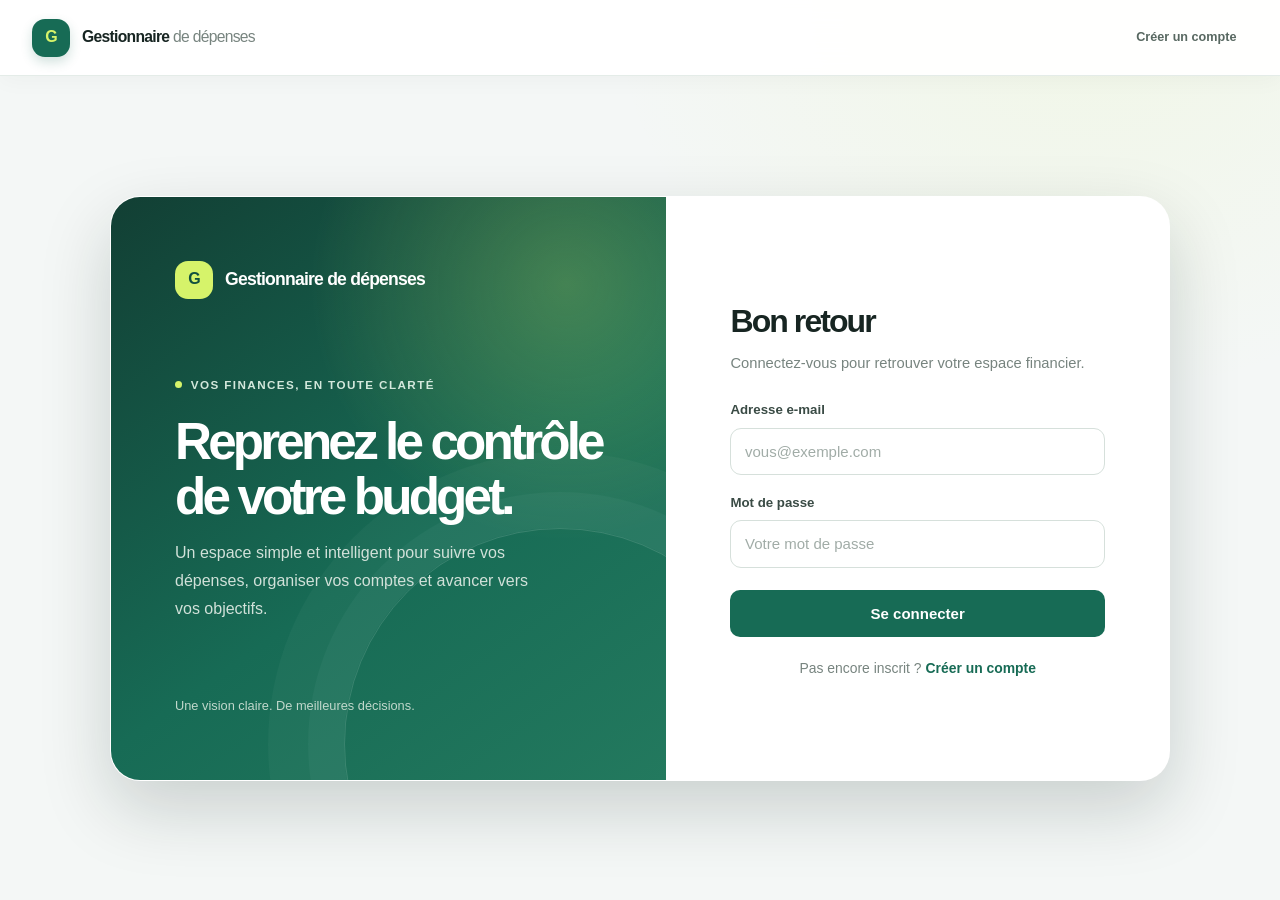
<file: src/main/webapp/index.html>
<!DOCTYPE html>
<html lang="fr">
  <head>
    <meta charset="UTF-8" />
    <meta name="viewport" content="width=device-width, initial-scale=1.0" />
    <title>Connexion | Gestionnaire de dépenses</title>
    <link rel="stylesheet" href="css/styles.css" />
  </head>
  <body>
    <div class="app-shell">
      <header class="topbar">
        <a class="brand" href="index.html"><span class="brand-mark" aria-hidden="true">G</span><span>Gestionnaire <span style="font-weight:500;color:#77847f;">de dépenses</span></span></a>
        <nav class="navbar">
          <a href="register.html">Créer un compte</a>
        </nav>
      </header>

      <main class="page hero">
        <div class="auth-layout">
          <section class="auth-aside" aria-label="Présentation">
            <a class="brand" href="index.html"><span class="brand-mark" aria-hidden="true">G</span><span>Gestionnaire de dépenses</span></a>
            <div class="auth-copy">
              <span class="auth-eyebrow">Vos finances, en toute clarté</span>
              <h2>Reprenez le contrôle de votre budget.</h2>
              <p>Un espace simple et intelligent pour suivre vos dépenses, organiser vos comptes et avancer vers vos objectifs.</p>
            </div>
            <div class="auth-note">Une vision claire. De meilleures décisions.</div>
          </section>
          <section class="auth-panel">
            <div class="auth-box">
              <h1>Bon retour</h1>
              <p class="auth-intro">Connectez-vous pour retrouver votre espace financier.</p>
              <div id="message" class="alert success" hidden></div>
              <form id="auth-form" data-action="login">
                <div class="form-row">
                  <div>
                    <label for="email">Adresse e-mail</label>
                    <input id="email" name="email" type="email" autocomplete="email" placeholder="vous@exemple.com" required />
                  </div>
                  <div>
                    <label for="password">Mot de passe</label>
                    <input id="password" name="password" type="password" autocomplete="current-password" placeholder="Votre mot de passe" required />
                  </div>
                  <button type="submit" class="primary">Se connecter</button>
                  <p>Pas encore inscrit ? <a href="register.html">Créer un compte</a></p>
                </div>
              </form>
            </div>
          </section>
        </div>
      </main>
    </div>

    <script src="js/api.js"></script>
    <script src="js/auth.js"></script>
  </body>
</html>
</file>
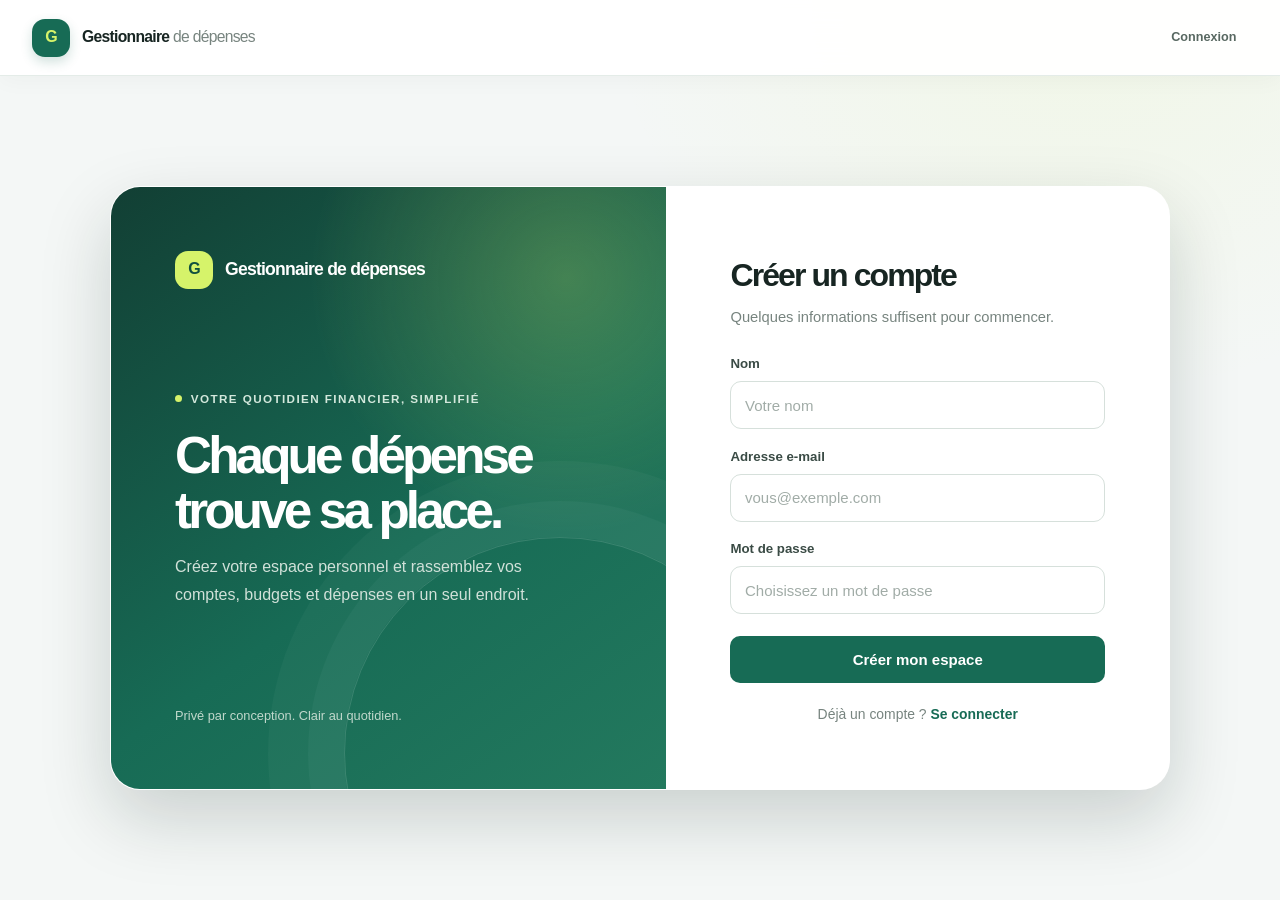
<file: src/main/webapp/register.html>
<!DOCTYPE html>
<html lang="fr">
  <head>
    <meta charset="UTF-8" />
    <meta name="viewport" content="width=device-width, initial-scale=1.0" />
    <title>Inscription | Gestionnaire de dépenses</title>
    <link rel="stylesheet" href="css/styles.css" />
  </head>
  <body>
    <div class="app-shell">
      <header class="topbar">
        <a class="brand" href="index.html"><span class="brand-mark" aria-hidden="true">G</span><span>Gestionnaire <span style="font-weight:500;color:#77847f;">de dépenses</span></span></a>
        <nav class="navbar">
          <a href="index.html">Connexion</a>
        </nav>
      </header>

      <main class="page hero">
        <div class="auth-layout">
          <section class="auth-aside" aria-label="Présentation">
            <a class="brand" href="index.html"><span class="brand-mark" aria-hidden="true">G</span><span>Gestionnaire de dépenses</span></a>
            <div class="auth-copy">
              <span class="auth-eyebrow">Votre quotidien financier, simplifié</span>
              <h2>Chaque dépense trouve sa place.</h2>
              <p>Créez votre espace personnel et rassemblez vos comptes, budgets et dépenses en un seul endroit.</p>
            </div>
            <div class="auth-note">Privé par conception. Clair au quotidien.</div>
          </section>
          <section class="auth-panel">
            <div class="auth-box">
              <h1>Créer un compte</h1>
              <p class="auth-intro">Quelques informations suffisent pour commencer.</p>
              <div id="message" class="alert success" hidden></div>
              <form id="auth-form" data-action="register">
                <div class="form-row">
                  <div>
                    <label for="nom">Nom</label>
                    <input id="nom" name="nom" type="text" autocomplete="name" placeholder="Votre nom" required />
                  </div>
                  <div>
                    <label for="email">Adresse e-mail</label>
                    <input id="email" name="email" type="email" autocomplete="email" placeholder="vous@exemple.com" required />
                  </div>
                  <div>
                    <label for="password">Mot de passe</label>
                    <input id="password" name="password" type="password" autocomplete="new-password" placeholder="Choisissez un mot de passe" required />
                  </div>
                  <button type="submit" class="primary">Créer mon espace</button>
                  <p>Déjà un compte ? <a href="index.html">Se connecter</a></p>
                </div>
              </form>
            </div>
          </section>
        </div>
      </main>
    </div>

    <script src="js/api.js"></script>
    <script src="js/auth.js"></script>
  </body>
</html>
</file>
<file: src/main/webapp/css/styles.css>
:root {
  color-scheme: light;
  --bg: #f4f7f6;
  --surface: #ffffff;
  --surface-raised: #ffffff;
  --ink: #172522;
  --ink-soft: #344641;
  --muted: #77847f;
  --line: #e5ebe8;
  --line-strong: #d6e0db;
  --brand: #176b55;
  --brand-deep: #10513f;
  --brand-soft: #e6f3ed;
  --accent: #d6f36a;
  --danger: #bf4f48;
  --danger-soft: #fff0ef;
  --success: #187451;
  --shadow-sm: 0 2px 8px rgba(22, 45, 37, 0.045);
  --shadow-md: 0 12px 34px rgba(22, 45, 37, 0.075);
  --shadow-lg: 0 28px 70px rgba(13, 35, 28, 0.18);
  --radius-sm: 12px;
  --radius-md: 18px;
  --radius-lg: 26px;
  --font-body: 'Segoe UI', 'Aptos', Arial, sans-serif;
  --font-heading: 'Segoe UI', 'Aptos Display', Arial, sans-serif;
}

* { box-sizing: border-box; }
html { min-width: 320px; scroll-behavior: smooth; }
body {
  min-height: 100vh;
  margin: 0;
  background:
    radial-gradient(ellipse at 85% 0%, rgba(214, 243, 106, 0.11), transparent 30rem),
    var(--bg);
  color: var(--ink);
  font-family: var(--font-body);
  font-size: 15px;
  line-height: 1.55;
  -webkit-font-smoothing: antialiased;
}

a { color: var(--brand); text-decoration: none; }
a:hover { color: var(--brand-deep); }
button, input, select, textarea { font: inherit; }
button { transition: transform 160ms ease, box-shadow 160ms ease, background 160ms ease; }
button:focus-visible, a:focus-visible, input:focus-visible, select:focus-visible, textarea:focus-visible {
  outline: 3px solid rgba(23, 107, 85, 0.23);
  outline-offset: 2px;
}

.app-shell { min-height: 100vh; display: flex; flex-direction: column; }
.topbar {
  position: sticky;
  top: 0;
  z-index: 20;
  display: flex;
  align-items: center;
  justify-content: space-between;
  gap: 1.5rem;
  min-height: 76px;
  padding: 0 max(2rem, calc((100vw - 1440px) / 2));
  border-bottom: 1px solid rgba(225, 234, 229, 0.88);
  background: rgba(255, 255, 255, 0.94);
  box-shadow: 0 4px 22px rgba(24, 49, 40, 0.035);
  backdrop-filter: blur(16px);
}
.brand {
  display: inline-flex;
  flex: 0 0 auto;
  align-items: center;
  gap: 0.75rem;
  color: var(--ink);
  font-family: var(--font-heading);
  font-size: 0.98rem;
  font-weight: 800;
  letter-spacing: -0.045em;
  white-space: nowrap;
}
.brand-mark {
  display: inline-grid;
  width: 38px;
  height: 38px;
  place-items: center;
  border-radius: 13px;
  background: var(--brand);
  color: var(--accent);
  font-family: var(--font-heading);
  font-size: 1rem;
  font-weight: 800;
  box-shadow: 0 5px 12px rgba(23, 107, 85, 0.2);
}
.navbar {
  display: flex;
  align-items: center;
  gap: 0.22rem;
  min-width: 0;
}
.navbar a {
  display: inline-flex;
  align-items: center;
  justify-content: center;
  min-height: 38px;
  padding: 0.52rem 0.72rem;
  border-radius: 10px;
  color: #586861;
  font-size: 0.79rem;
  font-weight: 600;
  white-space: nowrap;
  transition: background 150ms ease, color 150ms ease;
}
.navbar a:hover { background: #f0f5f2; color: var(--brand-deep); }
.navbar a[aria-current="page"] { background: var(--brand-soft); color: var(--brand-deep); }
.navbar #logout-link {
  margin-left: 0.45rem;
  padding-right: 0;
  padding-left: 0.95rem;
  border-left: 1px solid var(--line);
  border-radius: 0;
  color: #9a554e;
}
.navbar #logout-link:hover { background: transparent; color: var(--danger); }

.page {
  width: min(1320px, calc(100% - 4rem));
  margin: 2.65rem auto 4rem;
}
.page > h1 {
  margin: 0 0 1.55rem;
  color: var(--ink);
  font-family: var(--font-heading);
  font-size: clamp(1.85rem, 3vw, 2.55rem);
  font-weight: 800;
  letter-spacing: -0.065em;
  line-height: 1.15;
}
.page > h1::after {
  display: block;
  width: 42px;
  height: 4px;
  margin-top: 0.78rem;
  border-radius: 99px;
  background: var(--accent);
  content: '';
}
h2, h3 {
  color: var(--ink);
  font-family: var(--font-heading);
  letter-spacing: -0.035em;
}
h2 { margin: 0 0 0.45rem; font-size: 1.16rem; font-weight: 750; }
h3 { margin: 0 0 0.35rem; font-size: 1.04rem; font-weight: 750; }
p { color: var(--ink-soft); }

.grid { display: grid; gap: 1.15rem; }
.grid-2 { grid-template-columns: repeat(auto-fit, minmax(min(100%, 280px), 1fr)); }
.grid-3 { grid-template-columns: repeat(auto-fit, minmax(min(100%, 220px), 1fr)); }
.card {
  min-width: 0;
  padding: 1.5rem;
  border: 1px solid var(--line);
  border-radius: var(--radius-md);
  background: var(--surface-raised);
  box-shadow: var(--shadow-sm);
}
.card > h2 { margin-bottom: 1rem; }
.card:has(> h2) { transition: border-color 180ms ease, box-shadow 180ms ease; }
.card:has(> h2):hover { border-color: #d7e6de; box-shadow: var(--shadow-md); }
.page > .card + .card { margin-top: 1.25rem !important; }
.page > section > h2 { padding-bottom: 0.95rem; border-bottom: 1px solid var(--line); }

.hero {
  display: grid;
  width: min(1060px, calc(100% - 3rem));
  min-height: calc(100vh - 76px);
  place-items: center;
  margin-top: 0;
  margin-bottom: 0;
}
.auth-layout {
  display: grid;
  width: 100%;
  min-height: 585px;
  grid-template-columns: 1.05fr 0.95fr;
  overflow: hidden;
  border: 1px solid rgba(255, 255, 255, 0.62);
  border-radius: 30px;
  background: var(--surface);
  box-shadow: var(--shadow-lg);
}
.auth-aside {
  position: relative;
  display: flex;
  flex-direction: column;
  justify-content: space-between;
  overflow: hidden;
  padding: clamp(2rem, 5vw, 4rem);
  background:
    radial-gradient(circle at 82% 15%, rgba(214, 243, 106, 0.24), transparent 16rem),
    linear-gradient(145deg, #123f34 0%, #176b55 57%, #23795e 100%);
  color: #fff;
}
.auth-aside::after {
  position: absolute;
  right: -110px;
  bottom: -180px;
  width: 430px;
  height: 430px;
  border: 1px solid rgba(230, 243, 237, 0.15);
  border-radius: 50%;
  box-shadow: 0 0 0 36px rgba(230, 243, 237, 0.035), 0 0 0 76px rgba(230, 243, 237, 0.03);
  content: '';
  pointer-events: none;
}
.auth-aside .brand { position: relative; z-index: 1; color: white; font-size: 1.1rem; }
.auth-aside .brand-mark { background: var(--accent); color: var(--brand-deep); box-shadow: none; }
.auth-copy { position: relative; z-index: 1; max-width: 440px; margin: 3rem 0; }
.auth-eyebrow {
  display: inline-flex;
  align-items: center;
  gap: 0.55rem;
  color: #d3e8dc;
  font-size: 0.73rem;
  font-weight: 700;
  letter-spacing: 0.12em;
  text-transform: uppercase;
}
.auth-eyebrow::before { width: 7px; height: 7px; border-radius: 50%; background: var(--accent); content: ''; }
.auth-copy h2 {
  margin: 1.2rem 0 0.9rem;
  color: white;
  font-size: clamp(2.4rem, 4vw, 3.6rem);
  font-weight: 800;
  letter-spacing: -0.075em;
  line-height: 1.08;
}
.auth-copy p { max-width: 375px; margin: 0; color: #d1e1d9; font-size: 1rem; line-height: 1.75; }
.auth-note { position: relative; z-index: 1; color: #c1d8cc; font-size: 0.8rem; }
.auth-panel { display: grid; align-content: center; padding: clamp(2rem, 5vw, 4.5rem); }
.auth-box { width: 100%; max-width: 390px; margin: 0 auto; }
.auth-box h1 {
  margin: 0 0 0.35rem;
  color: var(--ink);
  font-family: var(--font-heading);
  font-size: 2rem;
  font-weight: 800;
  letter-spacing: -0.06em;
}
.auth-intro { margin: 0 0 1.6rem; color: var(--muted); font-size: 0.92rem; }
.auth-box form { margin-top: 1.3rem; }
.auth-box form > .form-row { gap: 1.1rem; }
.auth-box form p { margin: 0.2rem 0 0; color: var(--muted); font-size: 0.87rem; text-align: center; }
.auth-box form p a { font-weight: 700; }
.auth-box .primary { width: 100%; margin-top: 0.3rem; }

.form-row { display: grid; gap: 1rem; margin-top: 1.25rem; }
label { display: block; margin-bottom: 0.42rem; color: #3a4b45; font-size: 0.83rem; font-weight: 700; }
input, select, textarea {
  width: 100%;
  min-height: 45px;
  padding: 0.7rem 0.85rem;
  border: 1px solid var(--line-strong);
  border-radius: 11px;
  background: #fff;
  color: var(--ink);
  transition: border-color 150ms ease, box-shadow 150ms ease, background 150ms ease;
}
input:hover, select:hover, textarea:hover { border-color: #b8cbc1; }
input:focus, select:focus, textarea:focus {
  border-color: var(--brand);
  outline: none;
  box-shadow: 0 0 0 4px rgba(23, 107, 85, 0.1);
}
input::placeholder, textarea::placeholder { color: #a1aca7; }
input[type="checkbox"] { width: 17px; min-height: 17px; accent-color: var(--brand); vertical-align: middle; }
input[type="file"] { height: auto; padding: 0.55rem; background: #f8faf9; }
input[type="file"]::file-selector-button {
  margin-right: 0.9rem;
  padding: 0.48rem 0.75rem;
  border: 0;
  border-radius: 8px;
  background: var(--brand-soft);
  color: var(--brand-deep);
  font-weight: 700;
  cursor: pointer;
}
button, .btn {
  min-height: 42px;
  padding: 0.67rem 1rem;
  border: 1px solid transparent;
  border-radius: 10px;
  background: var(--brand);
  color: #fff;
  font-weight: 700;
  cursor: pointer;
}
button:hover, .btn:hover { transform: translateY(-1px); box-shadow: 0 5px 12px rgba(23, 107, 85, 0.15); }
button:active { transform: translateY(0); }
button:disabled { transform: none; box-shadow: none; cursor: not-allowed; opacity: 0.45; }
button.primary, .btn { background: var(--brand); color: #fff; }
button.primary:hover, .btn:hover { background: var(--brand-deep); }
button.secondary {
  border-color: #dceae2;
  background: #edf5f0;
  color: var(--brand-deep);
}
button.secondary:hover { border-color: #c4ddcf; background: #e2f0e8; }
button.danger { border-color: #f3d7d4; background: var(--danger-soft); color: var(--danger); }
button.danger:hover { background: #ffe3e0; }
button + button { margin-left: 0.4rem; }
.card button { margin-top: 0.6rem; }

.summary {
  display: flex;
  align-items: center;
  justify-content: space-between;
  min-height: 150px;
  margin-bottom: 1.2rem;
  padding: clamp(1.5rem, 4vw, 2.5rem);
  overflow: hidden;
  border-radius: var(--radius-lg);
  background:
    radial-gradient(circle at 91% 5%, rgba(214, 243, 106, 0.18), transparent 15rem),
    linear-gradient(112deg, #123f34, #176b55 72%, #1d755a);
  color: white;
  box-shadow: 0 14px 30px rgba(23, 83, 65, 0.15);
}
.summary strong { color: white; font-family: var(--font-heading); font-size: clamp(1.55rem, 3vw, 2.15rem); font-weight: 800; letter-spacing: -0.06em; }
.summary .empty-state { margin: 0.35rem 0 0; color: #d1e1d9; font-size: 0.94rem; font-style: normal; }
.stat {
  position: relative;
  min-height: 138px;
  padding: 1.35rem 1.45rem;
  border: 1px solid var(--line);
  border-radius: var(--radius-md);
  background: var(--surface);
  box-shadow: var(--shadow-sm);
}
.stat > span { display: block; color: var(--muted); font-size: 0.83rem; font-weight: 650; }
.stat strong { display: block; margin-top: 0.7rem; color: var(--ink); font-family: var(--font-heading); font-size: clamp(1.45rem, 2.4vw, 1.9rem); font-weight: 800; letter-spacing: -0.06em; }
.canvas-box { height: 290px; }
.badge {
  display: inline-flex;
  align-items: center;
  width: fit-content;
  padding: 0.28rem 0.62rem;
  border: 1px solid #d6eadf;
  border-radius: 999px;
  background: var(--brand-soft);
  color: var(--brand-deep);
  font-size: 0.72rem;
  font-weight: 700;
}
.empty-state { color: var(--muted); font-size: 0.85rem; font-style: normal; }

.table-wrap { overflow-x: auto; border: 1px solid var(--line); border-radius: 13px; }
table { width: 100%; border-collapse: collapse; background: white; }
th, td { padding: 0.9rem 0.85rem; border-bottom: 1px solid var(--line); text-align: left; }
th {
  background: #f7faf8;
  color: #75827d;
  font-size: 0.7rem;
  font-weight: 750;
  letter-spacing: 0.065em;
  text-transform: uppercase;
  white-space: nowrap;
}
td { color: #34443e; font-size: 0.85rem; }
tbody tr:last-child td { border-bottom: 0; }
tbody tr:hover { background: #fafcfb; }
td button { min-height: 34px; padding: 0.4rem 0.65rem; font-size: 0.76rem; }
#pagination-depenses { display: flex; align-items: center; justify-content: flex-end; gap: 0.75rem; color: var(--muted); font-size: 0.82rem; }
#pagination-depenses button { min-height: 36px; margin: 0; }

.alert {
  padding: 0.9rem 1rem;
  border: 1px solid transparent;
  border-radius: 12px;
  margin-bottom: 1.15rem;
  font-size: 0.86rem;
  font-weight: 600;
}
.alert.success { border-color: #d2ecde; background: #edf8f1; color: #176747; }
.alert.error { border-color: #f1d6d3; background: #fff1ef; color: #a6443d; }
progress {
  width: 100%;
  height: 9px;
  overflow: hidden;
  border: 0;
  border-radius: 99px;
  background: #edf1ee;
  accent-color: var(--brand);
}
progress::-webkit-progress-bar { border-radius: 99px; background: #edf1ee; }
progress::-webkit-progress-value { border-radius: 99px; background: linear-gradient(90deg, #176b55, #92c555); }
progress::-moz-progress-bar { border-radius: 99px; background: linear-gradient(90deg, #176b55, #92c555); }
#budgets-list > .card, #comptes-list > .card, #categories-list > .card { box-shadow: none; }
#budgets-list > .card:hover, #comptes-list > .card:hover, #categories-list > .card:hover { border-color: #cbded3; box-shadow: var(--shadow-sm); }
#recent-expenses-list { display: grid; gap: 0.3rem; padding: 0; list-style: none; }
#recent-expenses-list li { padding: 0.85rem 0; border-bottom: 1px solid var(--line); color: var(--ink-soft); font-size: 0.88rem; }
#recent-expenses-list li:last-child { border-bottom: 0; }
.report-box { padding-top: 1.1rem; }
.report-box h3 { margin: 0 0 0.65rem; }
.report-box > p { font-weight: 650; }
.report-box table { margin-top: 1rem; }
#import-preview { max-height: 350px; overflow: auto; border-style: dashed; background: #f8faf9; color: var(--ink-soft); font-family: var(--font-body); font-size: 0.82rem; }

@media print {
  body { background: #fff; color: #111; }
  .topbar, #message, #generate-report, #download-csv, #download-pdf { display: none !important; }
  .page, .card { width: 100%; margin: 0; border: 0; background: #fff; box-shadow: none; }
  .page > h1::after { display: none; }
}

@media (max-width: 1120px) {
  .topbar { align-items: flex-start; flex-direction: column; gap: 0.7rem; padding: 0.85rem 1.5rem 0.75rem; }
  .navbar { width: 100%; overflow-x: auto; padding-bottom: 0.15rem; scrollbar-width: thin; }
  .navbar a { flex: 0 0 auto; }
  .navbar #logout-link { margin-left: auto; }
  .page { margin-top: 2rem; }
}
@media (max-width: 700px) {
  .topbar { position: relative; gap: 0.65rem; padding-right: 1rem; padding-left: 1rem; }
  .brand { font-size: 0.92rem; }
  .navbar { gap: 0.08rem; margin: 0 -0.25rem; }
  .navbar a { min-height: 36px; padding: 0.45rem 0.58rem; font-size: 0.75rem; }
  .navbar #logout-link { margin-left: 0.2rem; padding-left: 0.7rem; }
  .page { width: calc(100% - 1.5rem); margin: 1.5rem auto 2.5rem; }
  .card { padding: 1.1rem; border-radius: 15px; }
  .page > h1 { margin-bottom: 1.2rem; }
  .summary { min-height: 125px; border-radius: 19px; }
  .stat { min-height: 112px; padding: 1.05rem; }
  .canvas-box { height: 250px; }
  .auth-layout { min-height: auto; grid-template-columns: 1fr; border-radius: 22px; }
  .hero { width: calc(100% - 1.5rem); min-height: auto; margin: 1.25rem auto; }
  .auth-aside { min-height: 245px; padding: 1.55rem; }
  .auth-copy { margin: 1.8rem 0 0.8rem; }
  .auth-copy h2 { max-width: 400px; margin: 0.75rem 0 0.5rem; font-size: 2rem; }
  .auth-copy p { font-size: 0.88rem; }
  .auth-note { display: none; }
  .auth-panel { padding: 1.65rem 1.4rem 2rem; }
}
@media (max-width: 420px) {
  .grid-2, .grid-3 { grid-template-columns: 1fr; }
  .summary { padding: 1.25rem; }
  #pagination-depenses { justify-content: space-between; gap: 0.3rem; }
  #pagination-depenses span { font-size: 0.72rem; }
  table { min-width: 600px; }
}
</file>
